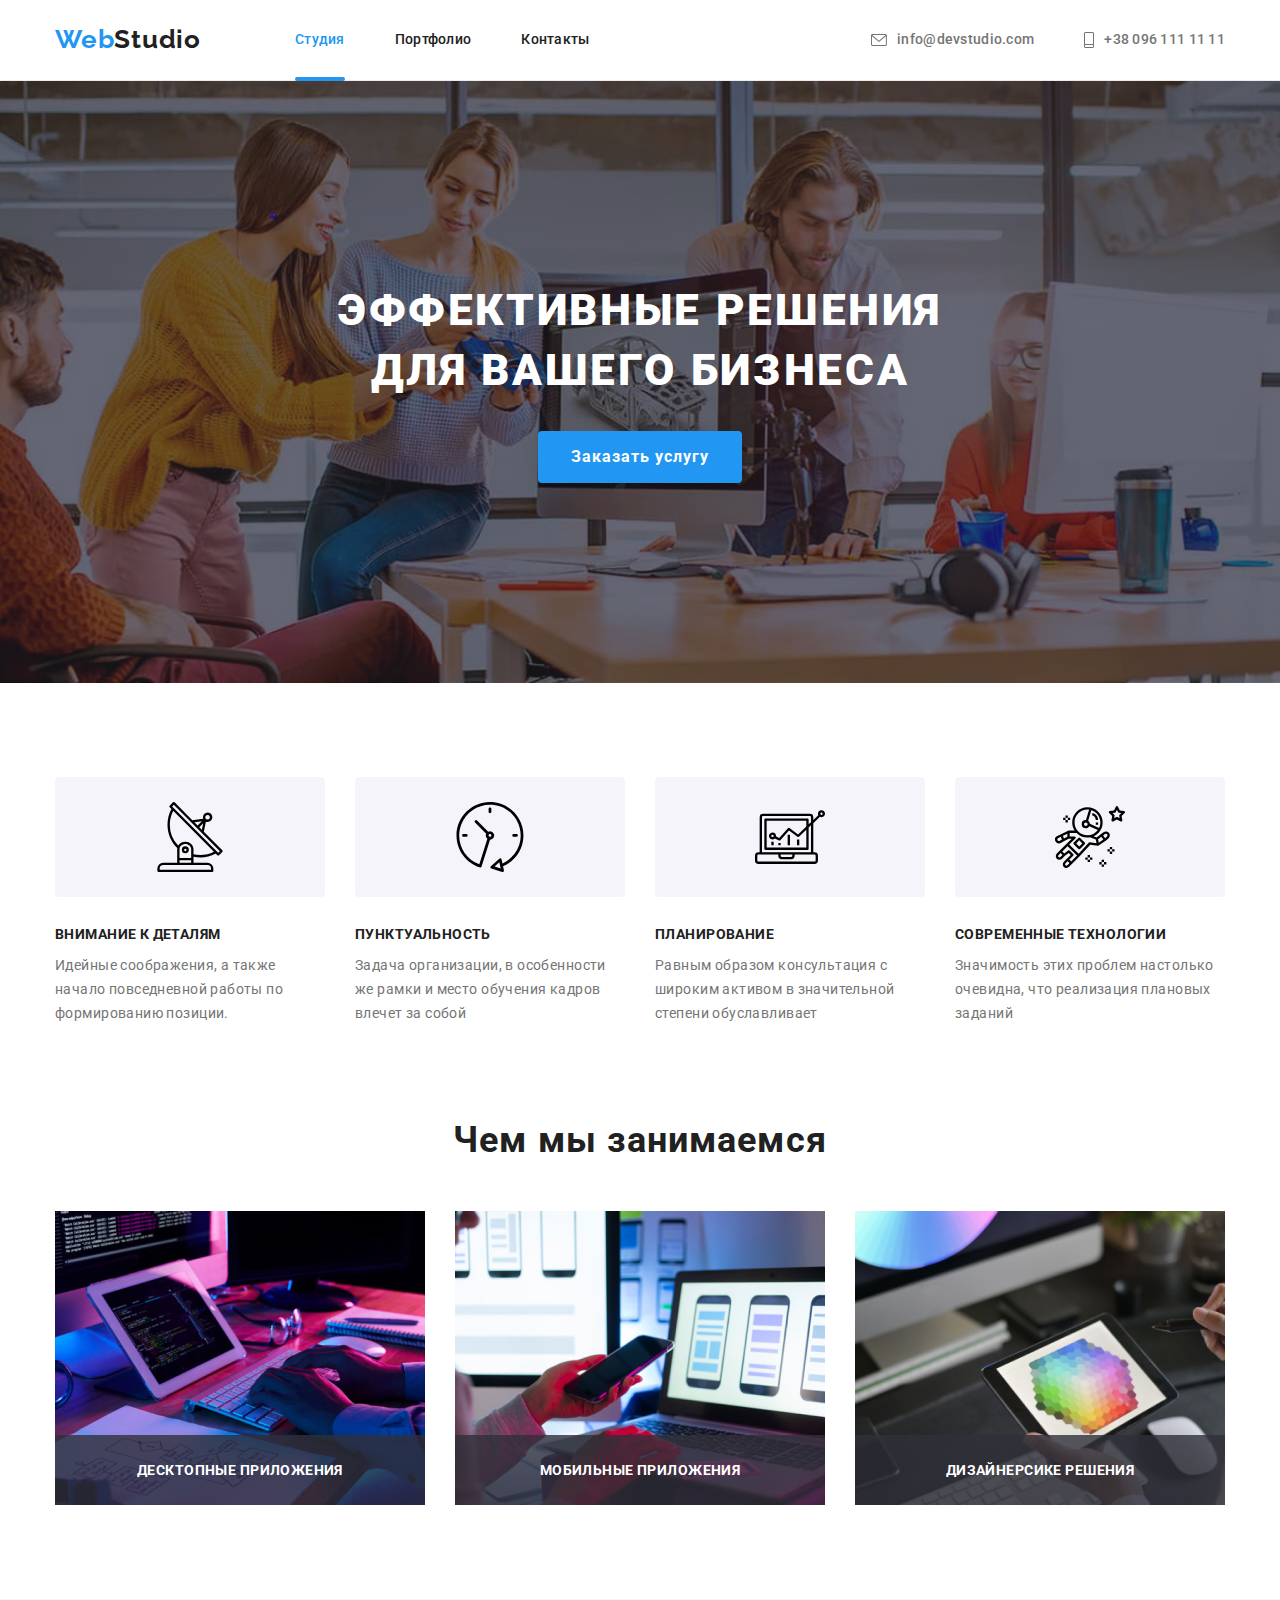
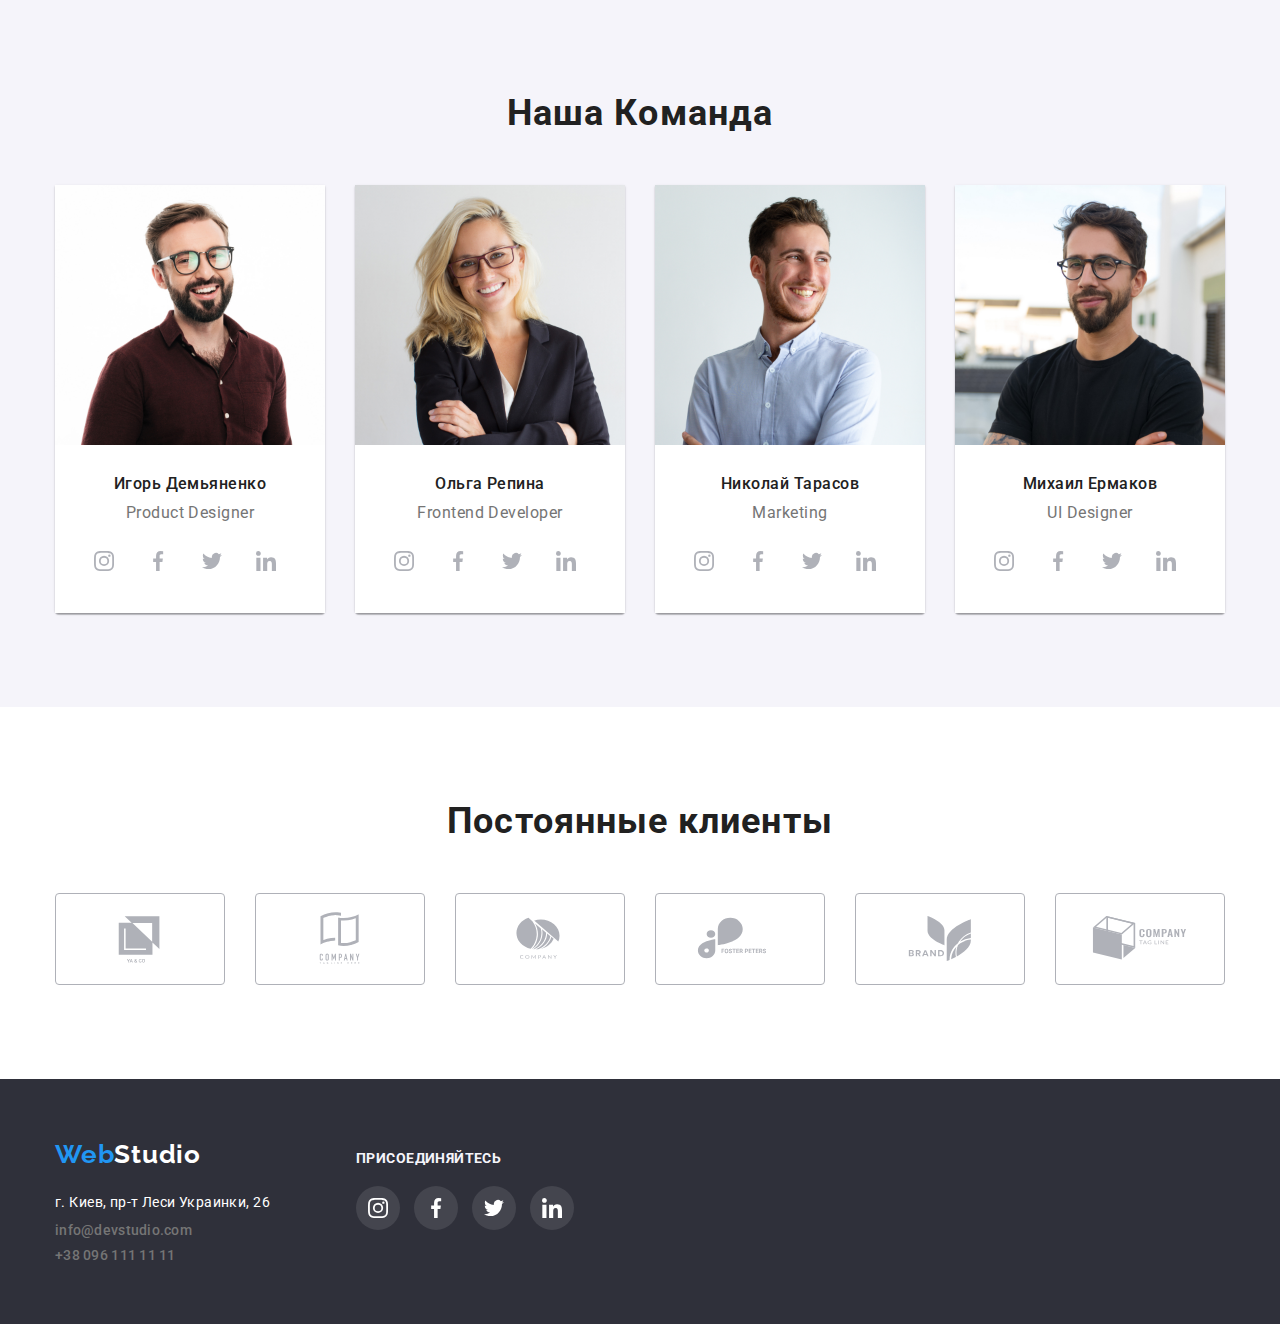
<file: index.html>
<!DOCTYPE html>
<html lang="ru">
<head>
    <meta charset="UTF-8">
    <meta name="viewport" content="width=device-width, initial-scale=1.0">
    <title>Document</title>
    <link rel="preconnect" href="https://fonts.googleapis.com">
    <link rel="preconnect" href="https://fonts.gstatic.com" crossorigin>
    <link rel="preconnect" href="https://fonts.googleapis.com">
    <link rel="preconnect" href="https://fonts.gstatic.com" crossorigin>
    <link rel="preconnect" href="https://fonts.googleapis.com">
    <link rel="preconnect" href="https://fonts.gstatic.com" crossorigin>
    <link
         href="https://fonts.googleapis.com/css2?family=Raleway:wght@700&family=Roboto:wght@400;500;700;900&display=swap"
         rel="stylesheet">
    <link rel="stylesheet" href="https://cdnjs.cloudflare.com/ajax/libs/modern-normalize/1.1.0/modern-normalize.min.css">
    <link rel="stylesheet" href="./css/styles.css">
    <style>
        li {
            list-style-type: none; 
   }
    </style>
    <style>
        a {
            text-decoration: none;
        }
    </style>
</head>
<body>
    <!--шапка сайту-->
    <header class="page-header">
        <div class="container main-nav">
            <nav class="auss-nav">
                <a href="/" class="logo">
                    <span class="logo-blue">Web</span>Studio
                </a>
    
                <ul class="site-nav list ">
                    <li class="item"><a class="link current" href="./index.html">Студия</a></li>
                    <li class="item"><a class="link" href="./portfolio.html">Портфолио</a></li>
                    <li class="item"><a class="link" href="">Контакты</a></li>
                </ul>
            </nav>
        
            <ul class="sait-conntacts list">
                <li class="conntacts-link">
                    <a class="link" href="mailto:info@devstudio.com">
                        <svg class="icon" width="16px" height="12px">
                        <use href="./images/icons/sprite.svg#icon-envelope"></use>
                        </svg>
                        info@devstudio.com
                    </a>
                </li>
                <li class="conntacts-link">
                    <a class="link" href="tel:+380961111111">
                        <svg class="icon" width="10px" height="16px">
                            <use href="./images/icons/sprite.svg#icon-phone"></use>
                        </svg>
                        +38 096 111 11 11
                    </a>
                </li>
            </ul>
        </div>
    </header>
    
 <main>
       <!--герой--> 
       <section class="hero">
           <div class="container">
            <h1 class="hero-tittle">Эффективные решения<br> для вашего бизнеса</h1>
            <button data-modal-open type="button" class="button hero">Заказать услугу</button>
           </div>
           <div data-modal class="backdrop is-hidden">
               <div class="modal">
                   <p>
                        Lorem ipsum dolor sit amet, consectetur adipisicing elit. Ea, suscipit!
                    </p>
                    <button class="button-close" data-modal-close>
                        <svg width="11px" height="11px">
                            <use href="./images/icons/sprite.svg#icon-close"></use>
                        </svg>
                    </button>
               </div>
           </div>
    </section>
   <!-- чим ми займаємось-->
   <!-- css features -->
    <section class="section">
        <div class="container">
            <h2 class="visually-hidden">Принцип работы</h2>
            <ul class="features">
                <li class="features-items">
                    <div class="features-item-icon">
                        <svg width="70px" height="70px">
                            <use href="./images/icons/sprite.svg#icon-antenna"></use>
                        </svg>
                    </div>
                    <h3 class="tittle">Внимание к деталям</h3>
                    <p class="text">Идейные соображения, а также начало повседневной работы по формированию позиции.</p>
                </li>
                <li class="features-items">
                    <div class="features-item-icon">
                        <svg width="70px" height="70px">
                            <use href="./images/icons/sprite.svg#icon-clock"></use>
                        </svg>
                    </div>
                    <h3 class="tittle">Пунктуальность</h3>
                    <p class="text">Задача организации, в особенности же рамки и место обучения кадров влечет за собой</p>
                </li>
                <li class="features-items">
                    <div class="features-item-icon">
                        <svg width="70px" height="70px">
                            <use href="./images/icons/sprite.svg#icon-diagram"></use>
                        </svg>
                    </div>
                    <h3 class="tittle">Планирование</h3>
                    <p class="text">Равным образом консультация с широким активом в значительной степени обуславливает</p>
                </li>
                <li class="features-items">
                    <div class="features-item-icon">
                        <svg width="70px" height="70px">
                            <use href="./images/icons/sprite.svg#icon-astronaut"></use>
                        </svg>
                    </div>
                    <h3 class="tittle">Современные технологии</h3>
                    <p class="text">Значимость этих проблем настолько очевидна, что реализация плановых заданий</p>
                </li>
            </ul>
        </div>
    </section>
    <section class="section work">
            <div class="container">
                <h2 class="section-tittle">Чем мы занимаемся</h2>
                <ul class="job-image">
                    <li class="job-flex">
                        <div class="thumb">
                            <img src="./images/job.jpg" alt="программист работает в своем офисе" width="370">
                            <div class="action">
                                <h3 class="action-tittle">десктопные приложения</h3>
                            </div>
                        </div>
                    </li>

                    <li class="job-flex">
                        <div class="thumb">
                            <img src="./images/job2.jpg" alt="создатель работает над интерфейсом в мобильном телефоне" width="370">
                            <div class="action">
                                <h3 class="action-tittle">мобильные приложения</h3>
                            </div>
                        </div>
                    </li>
                    <li class="job-flex">
                        <div class="thumb">
                            <img src="./images/job3.jpg" alt="дизайнер с графическим планшетом " width="370">
                            <div class="action">
                                <h3 class="action-tittle">дизайнерсике решения</h3>
                            </div>
                        </div>
                    </li>
                </ul>
            </div>
    </section>
<!--Команда-->
    <section class="section team">
        <div class="container">
            <h2 class="section-tittle">Наша Команда</h2>
            <ul class="team list">
                <li class="team-img">
                    <img src="./images/team/img(3).jpg" alt="Парень" width="270">
                    <div class="team-padding">
                        <h3 class="team-tittle">Игорь Демьяненко</h3>
                        <p class="text">Product Designer</p>
                        <ul class="socials list">
                            <li class="social">
                                <a href="#" class="link social-icon">
                                    <svg class=" icon-media" width="20px" height="20px">
                                        <use href="./images/icons/sprite.svg#icon-instagram"></use>
                                    </svg>
                                </a>
                            </li>
                            <li class="social">
                                <a href="#" class="link social-icon">
                                    <svg class=" icon-media" width="20px" height="20px">
                                        <use href="./images/icons/sprite.svg#icon-facebook"></use>
                                    </svg>
                                </a>
                            </li>
                            <li class="social">
                                <a href="#" class="link social-icon">
                                    <svg class=" icon-media" width="20px" height="20px">
                                        <use href="./images/icons/sprite.svg#icon-twitter"></use>
                                    </svg>
                                </a>
                            </li>
                            <li class="social">
                                <a href="#" class="link social-icon">
                                    <svg class="icon-media" width="20px" height="20px">
                                        <use href="./images/icons/sprite.svg#icon-linkedin"></use>
                                    </svg>
                                </a>
                            </li>
                        </ul>
                    </div>
                </li>
                <li class="team-img">
                    <img src="./images/team/img(4).jpg" alt="Девушка" width="270">
                    <div class="team-padding">
                        <h3 class="team-tittle">Ольга Репина</h3>
                        <p class="text">Frontend Developer</p>
                        <ul class="socials list">
                            <li class="social">
                                <a href="#" class="link social-icon">
                                    <svg class=" icon-media" width="20px" height="20px">
                                        <use href="./images/icons/sprite.svg#icon-instagram"></use>
                                    </svg>
                                </a>
                            </li>
                            <li class="social">
                                <a href="#" class="link social-icon">
                                    <svg class=" icon-media" width="20px" height="20px">
                                        <use href="./images/icons/sprite.svg#icon-facebook"></use>
                                    </svg>
                                </a>
                            </li>
                            <li class="social">
                                <a href="#" class="link social-icon">
                                    <svg class=" icon-media" width="20px" height="20px">
                                        <use href="./images/icons/sprite.svg#icon-twitter"></use>
                                    </svg>
                                </a>
                            </li>
                            <li class="social">
                                <a href="#" class="link social-icon">
                                    <svg class="icon-media" width="20px" height="20px">
                                        <use href="./images/icons/sprite.svg#icon-linkedin"></use>
                                    </svg>
                                </a>
                            </li>
                        </ul>
                    </div>
                </li>
                <li class="team-img">
                    <img src="./images/team/img(5).jpg" alt="Парень" width="270">
                    <div class="team-padding">
                        <h3 class="team-tittle">Николай Тарасов</h3>
                        <p class="text">Marketing</p>
                        <ul class="socials list">
                            <li class="social">
                                <a href="#" class="link social-icon">
                                    <svg class=" icon-media" width="20px" height="20px">
                                        <use href="./images/icons/sprite.svg#icon-instagram"></use>
                                    </svg>
                                </a>
                            </li>
                            <li class="social">
                                <a href="#" class="link social-icon">
                                    <svg class=" icon-media" width="20px" height="20px">
                                        <use href="./images/icons/sprite.svg#icon-facebook"></use>
                                    </svg>
                                </a>
                            </li>
                            <li class="social">
                                <a href="#" class="link social-icon">
                                    <svg class=" icon-media" width="20px" height="20px">
                                        <use href="./images/icons/sprite.svg#icon-twitter"></use>
                                    </svg>
                                </a>
                            </li>
                            <li class="social">
                                <a href="#" class="link social-icon">
                                    <svg class="icon-media" width="20px" height="20px">
                                        <use href="./images/icons/sprite.svg#icon-linkedin"></use>
                                    </svg>
                                </a>
                            </li>
                        </ul>
                    </div>
                </li>
                <li class="team-img">
                    <img src="./images/team/img(6).jpg" alt="Парень" width="270">
                    <div class="team-padding">
                        <h3 class="team-tittle">Михаил Ермаков</h3>
                        <p class="text">UI Designer</p>
                        <ul class="socials list">
                            <li class="social">
                                <a href="#" class="link social-icon">
                                    <svg class=" icon-media" width="20px" height="20px">
                                        <use href="./images/icons/sprite.svg#icon-instagram"></use>
                                    </svg>
                                </a>
                            </li>
                            <li class="social">
                                <a href="#" class="link social-icon">
                                    <svg class=" icon-media" width="20px" height="20px">
                                        <use href="./images/icons/sprite.svg#icon-facebook"></use>
                                    </svg>
                                </a>
                            </li>
                            <li class="social">
                                <a href="#" class="link social-icon">
                                    <svg class=" icon-media" width="20px" height="20px">
                                        <use href="./images/icons/sprite.svg#icon-twitter"></use>
                                    </svg>
                                </a>
                            </li>
                            <li class="social">
                                <a href="#" class="link social-icon">
                                    <svg class="icon-media" width="20px" height="20px">
                                        <use href="./images/icons/sprite.svg#icon-linkedin"></use>
                                    </svg>
                                </a>
                            </li>
                        </ul>
                    </div>
                </li>
            </ul>
        </div>
    </section>
<!-- Clients -->
    <section class="section">
        <div class="container">
            <h2 class="section-tittle">Постоянные клиенты</h2>
            <ul class="action-clients">
                <li class="clients">
                    <a href="" class="link-clients">
                        <svg class="clients-logo" width="106px" height="60px">
                            <use href="./images/icons/sprite.svg#icon-Logo"></use>
                        </svg>
                    </a>
                </li>
                <li class="clients">
                    <a href="" class="link-clients">
                        <svg class="clients-logo" width="106px" height="60px">
                            <use href="./images/icons/sprite.svg#icon-Logo1"></use>
                        </svg>
                    </a>
                </li>
                <li class="clients">
                    <a href="" class="link-clients">
                        <svg class="clients-logo" width="106px" height="60px">
                            <use href="./images/icons/sprite.svg#icon-Logo2"></use>
                        </svg>
                    </a>
                </li>
                <li class="clients">
                    <a href="" class="link-clients">
                        <svg class="clients-logo" width="106px" height="60px">
                            <use href="./images/icons/sprite.svg#icon-Logo3"></use>
                        </svg>
                    </a>
                </li>
                <li class="clients">
                    <a href="" class="link-clients">
                        <svg class="clients-logo" width="106px" height="60px">
                            <use href="./images/icons/sprite.svg#icon-Logo4"></use>
                        </svg>
                    </a>
                </li>
                <li class="clients">
                    <a href="" class="link-clients">
                        <svg class="clients-logo" width="106px" height="60px">
                            <use href="./images/icons/sprite.svg#icon-Logo5"></use>
                        </svg>
                    </a>
                </li>
            </ul>
        </div>
    </section>
 </main>
<!--footer-->

<footer class="footer">
    <div class="container footer-container">
        <div class="footer-content">
            <a class="logo-footer" href="index.html">
                <span class="logo-blue">Web</span>Studio
            </a>
            <address class="sec-address">

                <ul class="addres-footer">
                    <li class="address-items">
                        <a class="link-addres" href="https://goo.gl/maps/Mt8KbodLRVZhdB1g8">г. Киев, пр-т Леси Украинки,
                            26</a>
                    </li>
                    <li class="address-items">
                        <a class="link-footer" href="mailto:info@devstudio.com">info@devstudio.com</a>
                    </li>
                    <li class="address-items">
                        <a class="link-footer" href="tel:+380961111111">+38 096 111 11 11</a>
                    </li>
                </ul>
            </address>
        </div>
        <div class="follow-icon">

            <h3 class="footer-social-tittle ">присоединяйтесь</h3>
            <ul class="footer-icon-list">
                <li class="footer-social">
                    <a href="" class="footer-icon-link">
                        <svg class="media-footer" width="20px" height="20px">
                            <use href="./images/icons/sprite.svg#icon-instagram"></use>
                        </svg>
                    </a>
                </li>
                <li class="footer-social">
                    <a href="" class="footer-icon-link">
                        <svg class="media-footer" width="20px" height="20px">
                            <use href="./images/icons/sprite.svg#icon-facebook"></use>
                        </svg>
                    </a>
                </li>
                <li class="footer-social">
                    <a href="" class="footer-icon-link">
                        <svg class="media-footer" width="20px" height="20px">
                            <use href="./images/icons/sprite.svg#icon-twitter"></use>
                        </svg>
                    </a>
                </li>
                <li class="footer-social">
                    <a href="" class="footer-icon-link">
                        <svg class="media-footer" width="20px" height="20px">
                            <use href="./images/icons/sprite.svg#icon-linkedin"></use>
                        </svg>
                    </a>
                </li>
            </ul>
        </div>
    </div>
</footer>
<script src="./js/modal.js"></script>
</body>
</html>
</file>
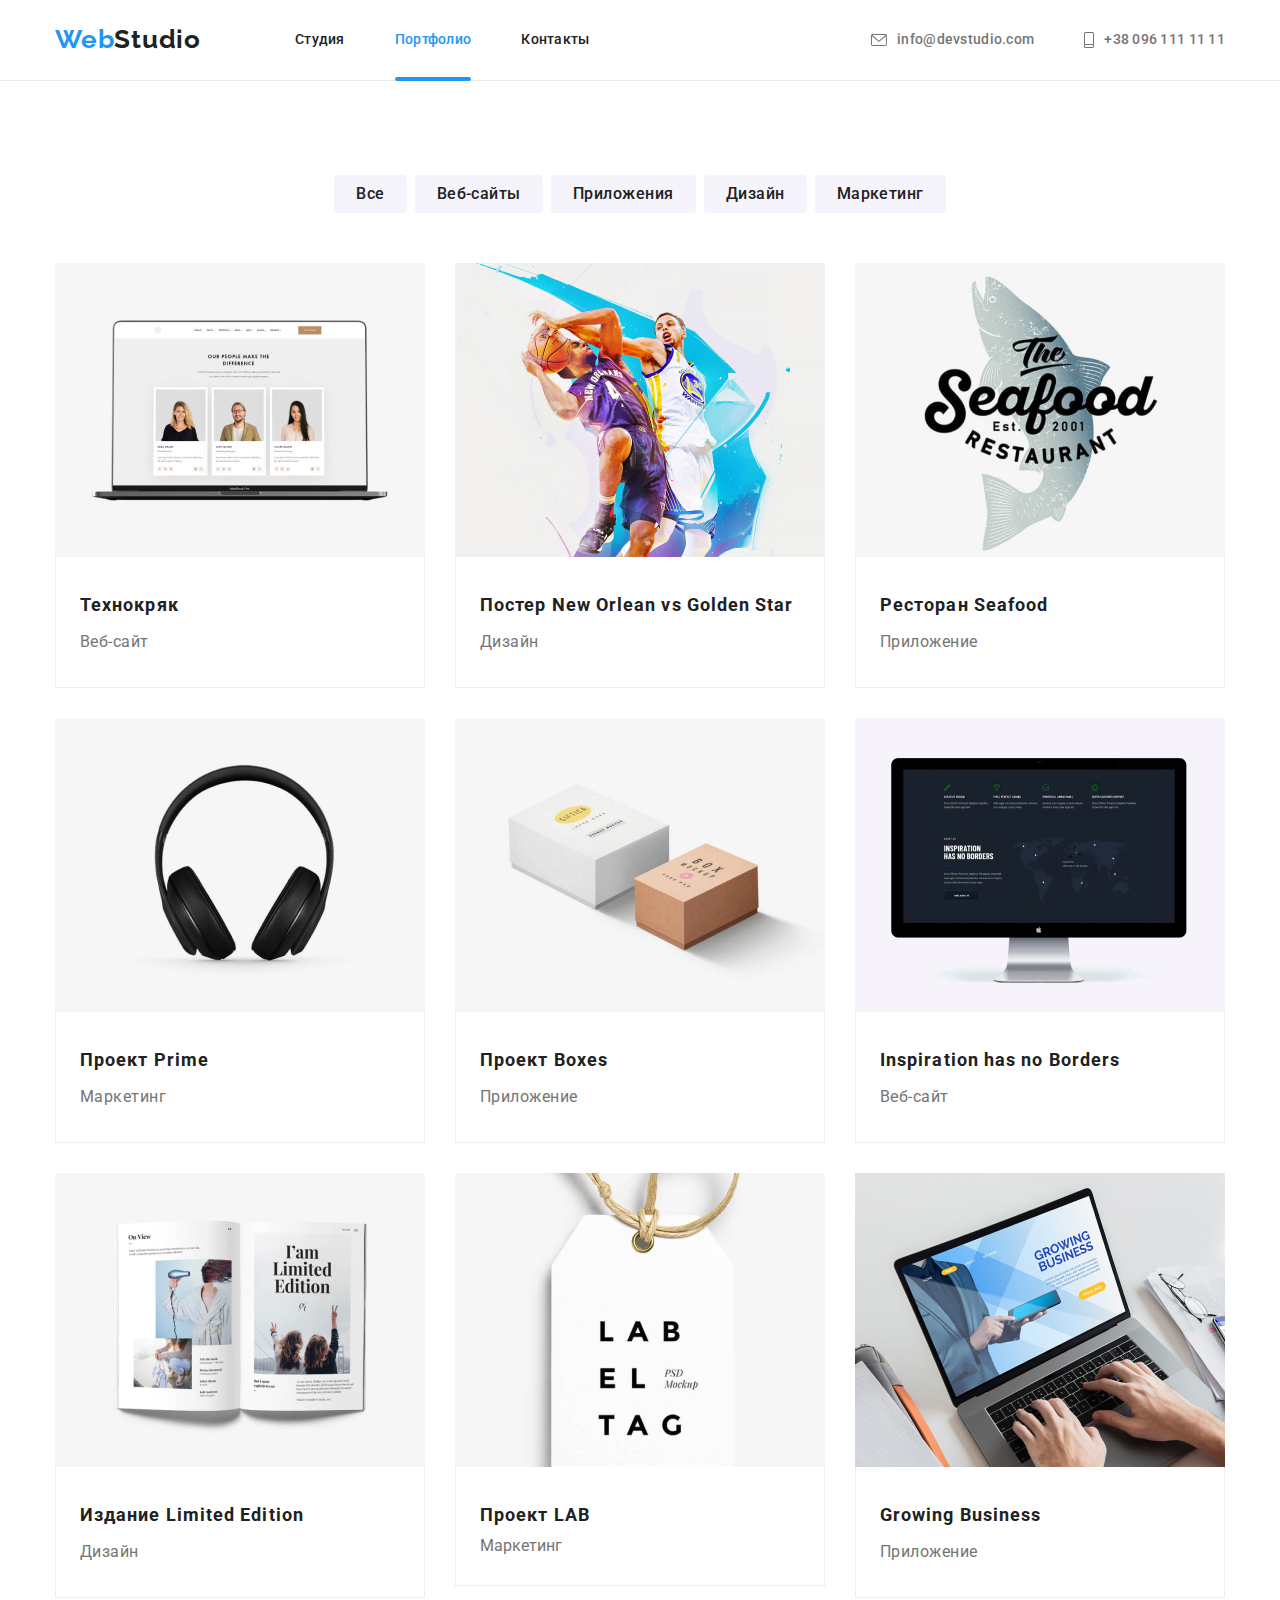
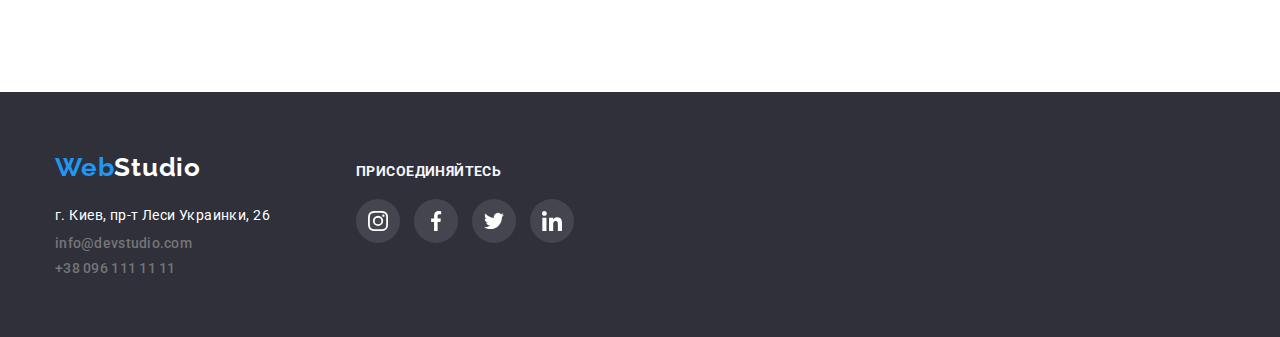
<file: portfolio.html>
<!DOCTYPE html>
<html lang="ru">

<head>
    <meta charset="UTF-8">
    <meta name="viewport" content="width=device-width, initial-scale=1.0">
    <title>Document</title>
    <link rel="preconnect" href="https://fonts.googleapis.com">
    <link rel="preconnect" href="https://fonts.gstatic.com" crossorigin>
    <link rel="preconnect" href="https://fonts.googleapis.com">
    <link rel="preconnect" href="https://fonts.gstatic.com" crossorigin>
    <link rel="preconnect" href="https://fonts.googleapis.com">
    <link rel="preconnect" href="https://fonts.gstatic.com" crossorigin>
    <link
        href="https://fonts.googleapis.com/css2?family=Raleway:wght@700&family=Roboto:wght@400;500;700;900&display=swap"
        rel="stylesheet">
    <link rel="stylesheet"
        href="https://cdnjs.cloudflare.com/ajax/libs/modern-normalize/1.1.0/modern-normalize.min.css">

    <link rel="stylesheet" href="./css/styles.css">
    <style>
        li {
            list-style-type: none;
        }
    </style>
    <style>
        a {
            text-decoration: none;
        }
    </style>

</head>

<body>
    <!--шапка сайту-->
    <header class="page-header">
        <div class="container main-nav">
            <nav class="auss-nav">
                <a href="/" class="logo">
                    <span class="logo-blue">Web</span>Studio
                </a>

                <ul class="site-nav list ">
                    <li class="item"><a class="link " href="./index.html">Студия</a></li>
                    <li class="item"><a class="link current" href="./portfolio.html">Портфолио</a></li>
                    <li class="item"><a class="link" href="">Контакты</a></li>
                </ul>
            </nav>

            <ul class="sait-conntacts list">
                <li class="conntacts-link">
                    <a class="link" href="mailto:info@devstudio.com">
                        <svg class="icon" width="16px" height="12px">
                            <use href="./images/icons/sprite.svg#icon-envelope"></use>
                        </svg>
                        info@devstudio.com
                    </a>
                </li>
                <li class="conntacts-link">
                    <a class="link" href="tel:+380961111111">
                        <svg class="icon" width="10px" height="16px">
                            <use href="./images/icons/sprite.svg#icon-phone"></use>
                        </svg>
                        +38 096 111 11 11
                    </a>
                </li>
            </ul>
        </div>
    </header>
    <main>
<!-- Нащи роботы Кнопки -->
        <section class="section">
            <div class="container">
                <h1 class="visually-hidden list">Наши работы</h1>
                <ul class="features-button">
                    <li class="button-items">
                        <button type="button" class="button portfolio ">Все</button>
                    </li>
                    <li class="button-items">
                        <button type="button" class="button portfolio">Веб-сайты</button>
                    </li>
                    <li class="button-items">
                        <button type="button" class="button portfolio">Приложения</button>
                    </li>
                    <li class="button-items">
                        <button type="button" class="button portfolio">Дизайн</button>
                    </li>
                    <li class="button-items">
                        <button type="button" class="button portfolio">Маркетинг</button>
                    </li>
                </ul>
<!-- Картки -->
                <ul class="features-padding">
                    <li class="flex-features">
                            <a href="">
                                <div class="box">
                                    <p class="features-text">Lorem ipsum dolor sit amet consectetur adipisicing elit. Nisi, eius!</p>
                                    <img class="features-foto" src="./images/portfolio/notebook.jpg" alt="Ноутбук на білому фоні" width="370">
                                </div>
                                <div class="features-item">
                                    <h2 class="features-tittle">Технокряк</h2>
                                    <p class="link-text">Веб-сайт</p>
                                </div>
                            </a>
                    </li>
                    <li class="flex-features">
                        <a href="">
                            <div class="box">
                                <p class="features-text">Lorem ipsum dolor sit amet consectetur adipisicing elit. A, consectetur?</p>
                            <img class="features-foto" src="./images/portfolio/poster-new-orlean.jpg"
                                alt="Два чоловіка грають в баскетбол" width="370">
                            </div>
                            <div class="features-item">
                                <h2 class="features-tittle">Постер New Orlean vs Golden Star</h2>
                                <p class="link-text">Дизайн</p>
                            </div>
                        </a>
                    </li>
                    <li class="flex-features">
                        <a href="">
                            <div class="box">
                                <p class="features-text">Lorem ipsum dolor sit amet consectetur, adipisicing elit. Deserunt, nam.</p>
                                <img class="features-foto" src="./images/portfolio/restaurant.jpg" alt="Логотип ресторану" width="370">
                            </div>
                            <div class="features-item">
                                <h2 class="features-tittle">Ресторан Seafood</h2>
                                <p class="link-text">Приложение</p>
                            </div>
                        </a>

                    </li>
                    <li class="flex-features">
                        <a href="">
                            <div class="box">
                                <p class="features-text">Lorem ipsum dolor sit amet consectetur adipisicing elit. Laboriosam, consequatur.</p>
                                <img class="features-foto" src="./images/portfolio/headphone.jpg" alt="Наушники" width="370">
                            </div>
                            <div class="features-item">
                                <h2 class="features-tittle">Проект Prime</h2>
                                <p class="link-text">Маркетинг</p>
                            </div>
                        </a>
                    </li>
                    <li class="flex-features">
                        <a href="">
                            <div class="box">
                                <p class="features-text">Lorem ipsum dolor sit amet consectetur adipisicing elit. Laboriosam, consequatur.</p>
                                <img class="features-foto" src="./images/portfolio/boxes.jpg" alt="Дві коробки" width="370">
                            </div>
                            <div class="features-item">
                                <h2 class="features-tittle">Проект Boxes</h2>
                                <p class="link-text">Приложение</p>
                            </div>
                        </a>
                    </li>
                    <li class="flex-features">
                        <a href="">
                            <div class="box">
                                <p class="features-text">Lorem ipsum dolor sit amet consectetur adipisicing elit. Laboriosam, consequatur.</p>
                                <img class="features-foto" src="./images/portfolio/computer.jpg" alt="Компютер" width="370">
                            </div>
                            <div class="features-item">
                                <h2 class="features-tittle">Inspiration has no Borders</h2>
                                <p class="link-text">Веб-сайт</p>
                            </div>
                        </a>
                    </li>
                    <li class="flex-features">
                        <a href="">
                            <div class="box">
                                <p class="features-text">Lorem ipsum dolor sit amet consectetur adipisicing elit. Laboriosam, consequatur.</p>
                                <img class="features-foto" src="./images/portfolio/book.jpg" alt="Журнал" width="370">
                            </div>
                            <div class="features-item">
                                <h2 class="features-tittle">Издание Limited Edition</h2>
                                <p class="link-text">Дизайн</p>
                            </div>
                        </a>

                    </li>
                    <li class="flex-features">
                        <a href="">
                            <div class="box">
                                <p class="features-text">Lorem ipsum dolor sit amet consectetur adipisicing elit. Laboriosam, consequatur.</p>
                                <img class="features-foto" src="./images/portfolio/lab.jpg" alt="Логотіп лаб" width="370">
                            </div>
                            <div class="features-item">
                                <h2 class="features-tittle">Проект LAB</h2>
                                <p class="text">Маркетинг</p>
                            </div>
                        </a>
                    </li>
                    <li class="flex-features">
                        <a href="">
                           <div class="box">
                               <p class="features-text">Lorem ipsum dolor sit amet consectetur adipisicing elit. Laboriosam, consequatur.</p>
                                <img class="features-foto" src="./images/portfolio/notebookwork.jpg" alt="Чоловік працює за ноутбуком" width="370">
                           </div>
                            <div class="features-item">
                                <h2 class="features-tittle">Growing Business</h2>
                                <p class="link-text">Приложение</p>
                            </div>
                        </a>
                    </li>
                </ul>
            </div>

        </section>
    </main>
    <!--footer-->
    <footer class="footer">
        <div class="container footer-container">
            <div class="footer-content">
                <a class="logo-footer" href="index.html">
                    <span class="logo-blue">Web</span>Studio
                </a>
                <address class="sec-address">

                    <ul class="addres-footer">
                        <li class="address-items">
                            <a class="link-addres" href="https://goo.gl/maps/Mt8KbodLRVZhdB1g8">г. Киев, пр-т Леси
                                Украинки,
                                26</a>
                        </li>
                        <li class="address-items">
                            <a class="link-footer" href="mailto:info@devstudio.com">info@devstudio.com</a>
                        </li>
                        <li class="address-items">
                            <a class="link-footer" href="tel:+380961111111">+38 096 111 11 11</a>
                        </li>
                    </ul>
                </address>
            </div>
            <div class="follow-icon">

                <h3 class="footer-social-tittle ">присоединяйтесь</h3>
                <ul class="footer-icon-list">
                    <li class="footer-social">
                        <a href="" class="footer-icon-link">
                            <svg class="media-footer" width="20px" height="20px">
                                <use href="./images/icons/sprite.svg#icon-instagram"></use>
                            </svg>
                        </a>
                    </li>
                    <li class="footer-social">
                        <a href="" class="footer-icon-link">
                            <svg class="media-footer" width="20px" height="20px">
                                <use href="./images/icons/sprite.svg#icon-facebook"></use>
                            </svg>
                        </a>
                    </li>
                    <li class="footer-social">
                        <a href="" class="footer-icon-link">
                            <svg class="media-footer" width="20px" height="20px">
                                <use href="./images/icons/sprite.svg#icon-twitter"></use>
                            </svg>
                        </a>
                    </li>
                    <li class="footer-social">
                        <a href="" class="footer-icon-link">
                            <svg class="media-footer" width="20px" height="20px">
                                <use href="./images/icons/sprite.svg#icon-linkedin"></use>
                            </svg>
                        </a>
                    </li>
                </ul>
            </div>
        </div>
    </footer>

</body>

</html>
</file>
<file: css/styles.css>
/* колір хедер - rgba(255, 255, 255, 1) */
/*бекграунд1 -футер rgba(47, 48, 58, 1) */
/* background:2 #E5E5E5; */
/* бекграунд3 rgba(245, 244, 250, 1) */
/* основний текчт rgba(33, 33, 33, 1) */

:root {
  --primery-text-color: rgba(33, 33, 33, 1);
  --tittle-text-color: #757575;
  --accent-color: #2196f3;
  --primary-white-color: #ffffff;
  --background-color: #f5f4fa;
  --icon-color: #afb1b8;
}

body {
  color: var(--primery-text-color);
  font-family: roboto, sans-serif;
}

.visually-hidden {
  position: absolute;
  width: 1px;
  height: 1px;
  margin: -1px;
  border: 0;
  padding: 0;
  white-space: nowrap;
  clip-path: inset(100%);
  clip: rect(0 0 0 0);
  overflow: hidden;
}

h1,
h2,
h3,
p {
  margin: 0;
}

ul {
  margin: 0;
  padding: 0;
  list-style: none;
}

img {
  display: block;
  max-width: 100%;
  height: auto;
}

.list {
  list-style: none;
  padding: 0;
  margin: 0;
}

.container {
  padding-right: 15px;
  padding-left: 15px;
  margin-left: auto;
  margin-right: auto;
  width: 1200px;
}

.page-header {
  border-bottom: 1px solid #ececec;
}

/* logo */
.main-nav {
  display: flex;
  align-items: center;
  justify-content: space-between;
}

.auss-nav {
  display: flex;
}

.auss-nav .logo {
  display: block;
  padding-top: 24px;
  padding-bottom: 25px;
  margin-right: 94px;
}

.logo-blue {
  color: var(--accent-color);
  font-family: raleway;
  font-weight: 700;
  font-size: 26px;
  line-height: 1.19;
  letter-spacing: 0.03em;
}
.logo-blue:hover,
.logo-blue:focus {
  color: var(--primery-text-color);
}

.logo {
  color: var(--primery-text-color);
  font-family: raleway;
  font-weight: 700;
  font-size: 26px;
  line-height: 1.19;
  letter-spacing: 0.03em;
}
.logo:hover,
.logo:focus {
  color: var(--accent-color);
}

/* Site-nav */

.site-nav {
  display: flex;
}
.site-nav .item {
  margin-right: 50px;
}
.site-nav .item:last-child {
  margin-right: 0;
}

.site-nav .link {
  display: block;
  padding-top: 32px;
  padding-bottom: 32px;

  color: var(--primery-text-color);

  font-weight: 500;
  font-size: 14px;
  line-height: 1.14;
  letter-spacing: 0.02em;
  transition: color 250ms cubic-bezier(0.4, 0, 0.2, 1);
}
.site-nav .link.current {
  color: var(--accent-color);
  position: relative;
}
.link.link.current::after {
  content: "";
  position: absolute;
  bottom: -1px;
  left: 0;
  width: 100%;
  border-radius: 2px;
  border: 2px solid var(--accent-color);
  background-color: var(--accent-color);
}

.site-nav .link:hover,
.site-nav .link:focus {
  color: var(--accent-color);
}

.sait-conntacts {
  display: flex;
  align-items: center;
}

.sait-conntacts .conntacts-link {
  display: flex;
  margin-left: 50px;
}
.icon {
  margin-right: 10px;
  fill: currentColor;
}
.icon:hover,
.icon:focus {
  color: var(--accent-color);
}

.sait-conntacts .conntacts-link:first-child {
  margin-left: 0;
}

.sait-conntacts .link {
  display: flex;
  align-items: center;
  padding-top: 32px;
  padding-bottom: 32px;

  color: var(--tittle-text-color);

  font-weight: 500;
  font-size: 14px;
  line-height: 1.14;
  letter-spacing: 0.02em;
  transition: color 250ms cubic-bezier(0.4, 0, 0.2, 1);
}
.sait-conntacts .link:hover,
.sait-conntacts .link:focus {
  color: var(--accent-color);
}

/* hero */

.hero {
  max-width: 1600px;
  margin-left: auto;
  margin-right: auto;
  padding: 200px 0;
  text-align: center;

  background-color: #2f303a;
  background-image: linear-gradient(
      to top,
      rgba(47, 48, 58, 0.4),
      rgba(47, 48, 58, 0.4)
    ),
    url(../images/herobg.jpg);
  background-repeat: no-repeat;
  background-size: cover;
  background-position: center;
}

.hero-tittle {
  margin-top: 0;
  margin-bottom: 30px;
  color: var(--primary-white-color);
  font-weight: 900;
  font-size: 44px;
  line-height: 1.36;
  letter-spacing: 0.06em;
  text-transform: uppercase;
}
/* modal-hero */
.backdrop {
  position: fixed;
  top: 0;
  left: 0;
  width: 100%;
  height: 100%;

  background: rgba(0, 0, 0, 0.2);

  opacity: 1;
  transition: opacity 250ms cubic-bezier(0.4, 0, 0.2, 1);

  z-index: 1;
}
.backdrop.is-hidden {
  opacity: 0;
  pointer-events: none;
}

.backdrop.is-hidden .modal {
  transform: translate(-50%, -50%) scale(0.9);
}

.modal {
  padding-top: 40px;
  position: absolute;
  top: 50%;
  left: 50%;

  min-width: 528px;
  min-height: 581px;
  background: #ffffff;
  box-shadow: 0px 1px 3px rgba(0, 0, 0, 0.12), 0px 1px 1px rgba(0, 0, 0, 0.14),
    0px 2px 1px rgba(0, 0, 0, 0.2);
  border-radius: 4px;

  transform: translate(-50%, -50%) scale(1);
  transition: transform 250ms cubic-bezier(0.4, 0, 0.2, 1);
}

.button-close {
  position: absolute;
  top: 8px;
  right: 8px;
  width: 30px;
  height: 30px;

  cursor: pointer;

  border: 1px solid rgba(0, 0, 0, 0.1);
  background-color: var(--primary-white-color);
  border-radius: 50%;

  justify-content: center;
  align-items: center;
  transition: background-color 250ms cubic-bezier(0.4, 0, 0.2, 1);
}

.button-close:hover,
.button-close:focus {
  background-color: var(--accent-color);
}

/* Section */
.section {
  padding: 94px 0;
}

.section.work {
  padding-top: 0;
}

.section-tittle {
  margin-bottom: 50px;

  color: var(--primery-text-color);

  font-weight: 700;
  font-size: 36px;
  line-height: 1.16;
  text-align: center;
  letter-spacing: 0.03em;
}

.section.team {
  background-color: var(--background-color);
}
.job-image {
  display: flex;
}

/* features */
.features-button {
  margin-bottom: 50px;
}

.features-button {
  display: flex;
  justify-content: center;
}

.features {
  display: flex;
  margin: 0;
  padding: 0;
  list-style: none;
}

.features .item {
  width: 270px;
  margin-right: 30px;
}
.features-items {
  margin-right: 30px;
}
.features-items:last-child {
  margin-right: 0;
}

.features-item-icon {
  display: flex;
  justify-content: center;
  align-items: center;
  margin-bottom: 30px;
  width: 270px;
  height: 120px;
  background: #f5f4fa;
  border-radius: 4px;
}

.features .tittle {
  margin-top: 0;
  margin-bottom: 10px;
  color: var(--primery-text-color);
  font-weight: 700;
  font-size: 14px;
  line-height: 1.14;
  letter-spacing: 0.03em;
  text-transform: uppercase;
}

.features .text {
  margin-top: 0;
  margin-bottom: 0;
  color: var(--tittle-text-color);
  font-weight: 400;
  font-size: 14px;
  line-height: 1.74;
  letter-spacing: 0.03em;
}

/* Чем мы занимаемся */

img {
  display: block;
  max-width: 100%;
  height: auto;
}

.job-flex {
  margin-right: 30px;
}
.job-flex:last-child {
  margin-right: 0;
}
.thumb {
  position: relative;
}

.action {
  display: flex;
  align-items: center;
  justify-content: center;

  bottom: 0;
  left: 0;
  width: 370px;
  height: 70px;
  position: absolute;
  background: rgba(47, 48, 58, 0.8);
}
.action-tittle {
  display: flex;
  justify-content: center;

  font-weight: 700;
  font-size: 14px;
  line-height: 16px;
  letter-spacing: 0.03em;
  text-transform: uppercase;
  color: var(--primary-white-color);
}

/* team */

.team .list {
  display: flex;
}
.socials {
  align-items: center;
  justify-content: center;
  margin-top: 16px;
}
.social {
  margin-right: 10px;
}

.social .link {
  width: 44px;
  height: 44px;
  display: flex;
  justify-content: center;
  align-items: center;
  transition: background 250ms cubic-bezier(0.4, 0, 0.2, 1) 0s;
}

.social .link {
  border-radius: 50%;
  outline: none;
}
.social .link:focus .icon-media {
  fill: var(--primary-white-color);
}

.social .link:hover .icon-media {
  fill: var(--primary-white-color);
}

.social .link:hover,
.social .link:focus {
  background: var(--accent-color);
}
.icon-media {
  color: var(--accent-color);
  fill: var(--icon-color);
  transition: fill 250ms cubic-bezier(0.4, 0, 0.2, 1) 0s;
}

.team {
  display: flex;
}
.team-img {
  margin-left: 30px;
  box-shadow: 0px 1px 3px rgba(0, 0, 0, 0.12), 0px 1px 1px rgba(0, 0, 0, 0.14),
    0px 2px 1px rgba(0, 0, 0, 0.2);
  border-radius: 0px 0px 4px 4px;
}

.team-img:first-child {
  margin: 0;
}

.team-tittle {
  margin-bottom: 10px;
}

.team .team-tittle {
  color: var(--primery-text-color);
  font-weight: 500;
  font-size: 16px;
  line-height: 1.18;
  letter-spacing: 0.03em;
}

.team-padding {
  padding: 30px 0;
  text-align: center;
  background-color: #ffffff;
}

.team .text {
  margin-top: 0;
}

.team .text {
  color: var(--tittle-text-color);
  font-weight: 400;
  font-size: 16px;
  line-height: 1.18;
  letter-spacing: 0.03em;
}

/* Clients */
.action-clients {
  display: flex;
}
.clients {
  margin-left: 30px;
}

.link-clients {
  color: var(--icon-color);
  align-items: center;
  justify-content: center;
  display: flex;
  width: 170px;
  height: 92px;
  border-radius: 4px;
  border: 1px solid var(--icon-color);

  transition: color 250ms cubic-bezier(0.4, 0, 0.2, 1) 0s;
}

.link-clients:hover,
.link-clients:focus {
  color: var(--accent-color);
  border: 1px solid var(--accent-color);
}

.clients:first-child {
  margin-left: 0;
}

/* button */

.button {
  font-family: roboto;
}
.button.hero {
  display: inline-block;
  border: 1px solid transparent;
  border-radius: 4px;
  padding: 10px 32px;

  color: var(--primary-white-color);
  background-image: url("");
  background-color: var(--accent-color);
  font-weight: 700;
  font-size: 16px;
  line-height: 1.87;
  box-shadow: 0px 4px 4px rgba(0, 0, 0, 0.15);

  letter-spacing: 0.06em;
  cursor: pointer;
}
/* portfolio */

.button.portfolio {
  display: flex;

  border-radius: 4px;
  text-align: center;
  font-family: "Roboto";
  font-weight: 500;
  font-size: 16px;
  line-height: 1.62;
  letter-spacing: 0.03em;
  border: none;
  padding: 6px 22px;
  cursor: pointer;

  background-color: var(--background-color);
  color: var(--primery-text-color);

  transition: background-color 250ms cubic-bezier(0.4, 0, 0.2, 1) 0s,
    color 250ms cubic-bezier(0.4, 0, 0.2, 1) 0s,
    box-shadow 250ms cubic-bezier(0.4, 0, 0.2, 1) 0s;
}

.button.portfolio:hover,
.button.portfolio:focus {
  background-color: var(--accent-color);
  color: var(--primary-white-color);
  box-shadow: 0px 3px 1px rgba(0, 0, 0, 0.1), 0px 1px 2px rgba(0, 0, 0, 0.08),
    0px 2px 2px rgba(0, 0, 0, 0.12);
}

.button-items {
  margin-right: 8px;
}

.button-items:last-child {
  margin-right: 0;
}

/* portfolio */
.features-item {
  padding: 30px 24px;
  border-right: 1px solid #eeeeee;
  border-bottom: 1px solid #eeeeee;
  border-left: 1px solid #eeeeee;
}

.features-tittle {
  color: var(--primery-text-color);
  font-weight: 700;
  font-size: 18px;
  line-height: 2;
  letter-spacing: 0.06em;
}

.link-text {
  color: var(--tittle-text-color);
  font-weight: 400;

  font-size: 16px;
  line-height: 1.87;
  letter-spacing: 0.03em;
}

.link .footer {
  background-color: #fff;
}

.features-padding {
  display: flex;
  flex-wrap: wrap;
  margin: 0;
  padding: 0;
  list-style: none;
}

.flex-features {
  width: 370px;
  margin-right: 30px;
  margin-bottom: 30px;
}

.flex-features a {
  display: block;
  text-decoration: none;
  color: var(--tittle-text-color);
}

.flex-features a:hover,
.flex-features a:focus {
  box-shadow: 0px 1px 1px rgba(0, 0, 0, 0.12), 0px 4px 4px rgba(0, 0, 0, 0.06),
    1px 4px 6px rgba(0, 0, 0, 0.16);
}

.flex-features:nth-last-child(-n + 3) {
  margin-bottom: 0px;
}

.flex-features:nth-child(3n) {
  margin-right: 0;
}

.features-tittle {
  margin-bottom: 4px;
}
.box {
  position: relative;
  overflow: hidden;
}
.box::before {
  display: inline-block;
  position: absolute;
  content: "";
  width: 100%;
  height: 100%;
  background-color: rgba(33, 150, 243, 0.9);
  transform: translateY(100%);
  transition: transform 250ms cubic-bezier(0.4, 0, 0.2, 1);
}

.flex-features .features-text {
  width: 100%;
  padding: 63px 24px;
  position: absolute;
  top: 50%;
  left: 50%;
  transform: translate(-50%, 30%);
  transition: transform 250ms cubic-bezier(0.4, 0, 0.2, 1);
  color: var(--primary-white-color);
  font-size: 18px;
  line-height: 1.55;
  opacity: 0;
}
.features-padding a:hover .features-text {
  transform: translate(-50%, -50%);
  opacity: 1;
}

.features-padding a:hover .box::before {
  transform: translateY(0);
  opacity: 1;
}

.features-padding a:focus .features-text {
  transform: translate(-50%, -50%);
  opacity: 1;
}

.features-padding a:focus .box::before {
  transform: translateY(0);
  opacity: 1;
}

/* footer */
.footer-container {
  display: flex;
  align-items: baseline;
}
.follow-icon {
  margin-left: 70px;
}

.footer {
  background-color: #2f303a;
}

.footer {
  padding: 60px 0;
  background-color: #2f303a;
}

.logo-footer {
  width: 145px;
  height: 31px;
  color: #ffffff;
  font-family: raleway;
  font-weight: 700;
  font-size: 26px;
  line-height: 1.19;
  letter-spacing: 0.03em;
  margin-bottom: 20px;
}
.logo-footer:hover,
.logo-footer:focus {
  color: var(--accent-color);
}

.sec-address {
  width: 231px;
  margin-top: 20px;
  font-style: normal;
}

.address-items {
  margin-top: 0;
  margin-bottom: 9px;
}

.address-items:last-child {
  margin-bottom: 0;
}

.link-addres {
  display: flex;

  color: var(--primary-white-color);
  font-weight: 400;
  font-size: 14px;
  line-height: 1.74;
  letter-spacing: 0.03em;
}

.link-footer {
  display: flex;
  margin-top: 0;

  color: var(--tittle-text-color);

  font-weight: 500;
  font-size: 14px;
  line-height: 1.14;
  letter-spacing: 0.02em;
  transition: color 250ms cubic-bezier(0.4, 0, 0.2, 1) 0s;
}

.addres-footer .link-footer:hover,
.addres-footer .link-footer:focus {
  color: var(--accent-color);
}

/* Присойденяйтесь */
.footer-social-tittle {
  text-transform: uppercase;
  font-weight: 700;
  font-size: 14px;
  line-height: 16px;
  letter-spacing: 0.03em;
  color: var(--background-color);
}

.footer-social {
  display: inline-block;
  margin-right: 10px;
}

.footer-social:last-child {
  margin-right: 0;
}

.footer-icon-list {
  margin-top: 20px;
}

.footer-icon-link {
  display: flex;
  align-items: center;
  justify-content: center;
  border: none;
  width: 44px;
  height: 44px;
  background-color: #ffffff1a;
  border-radius: 50%;

  transition: background-color 250ms cubic-bezier(0.4, 0, 0.2, 1) 0s;
}

.media-footer {
  fill: currentColor;
  color: #ffffff;
}
.footer-icon {
  border-radius: 50%;
}
.footer-icon-link:hover,
.footer-icon-link:focus {
  background-color: var(--accent-color);
}
</file>
